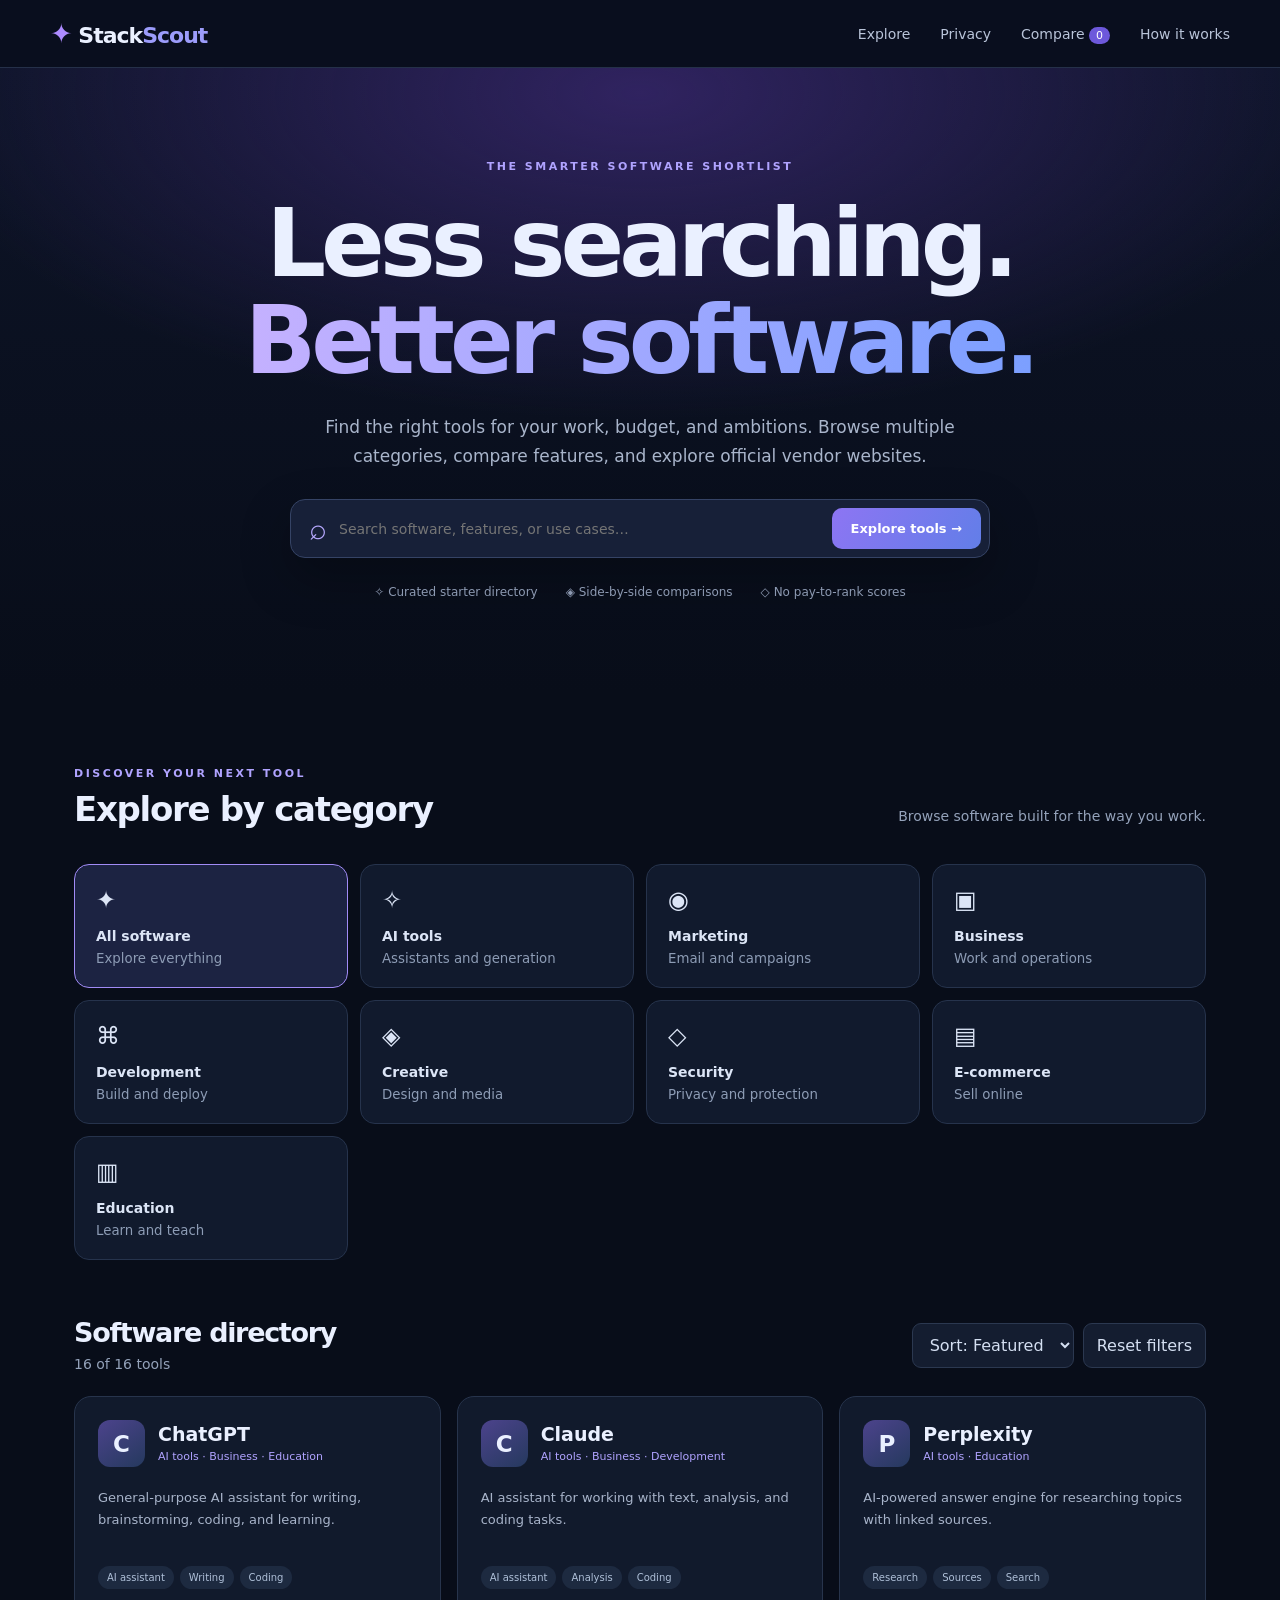
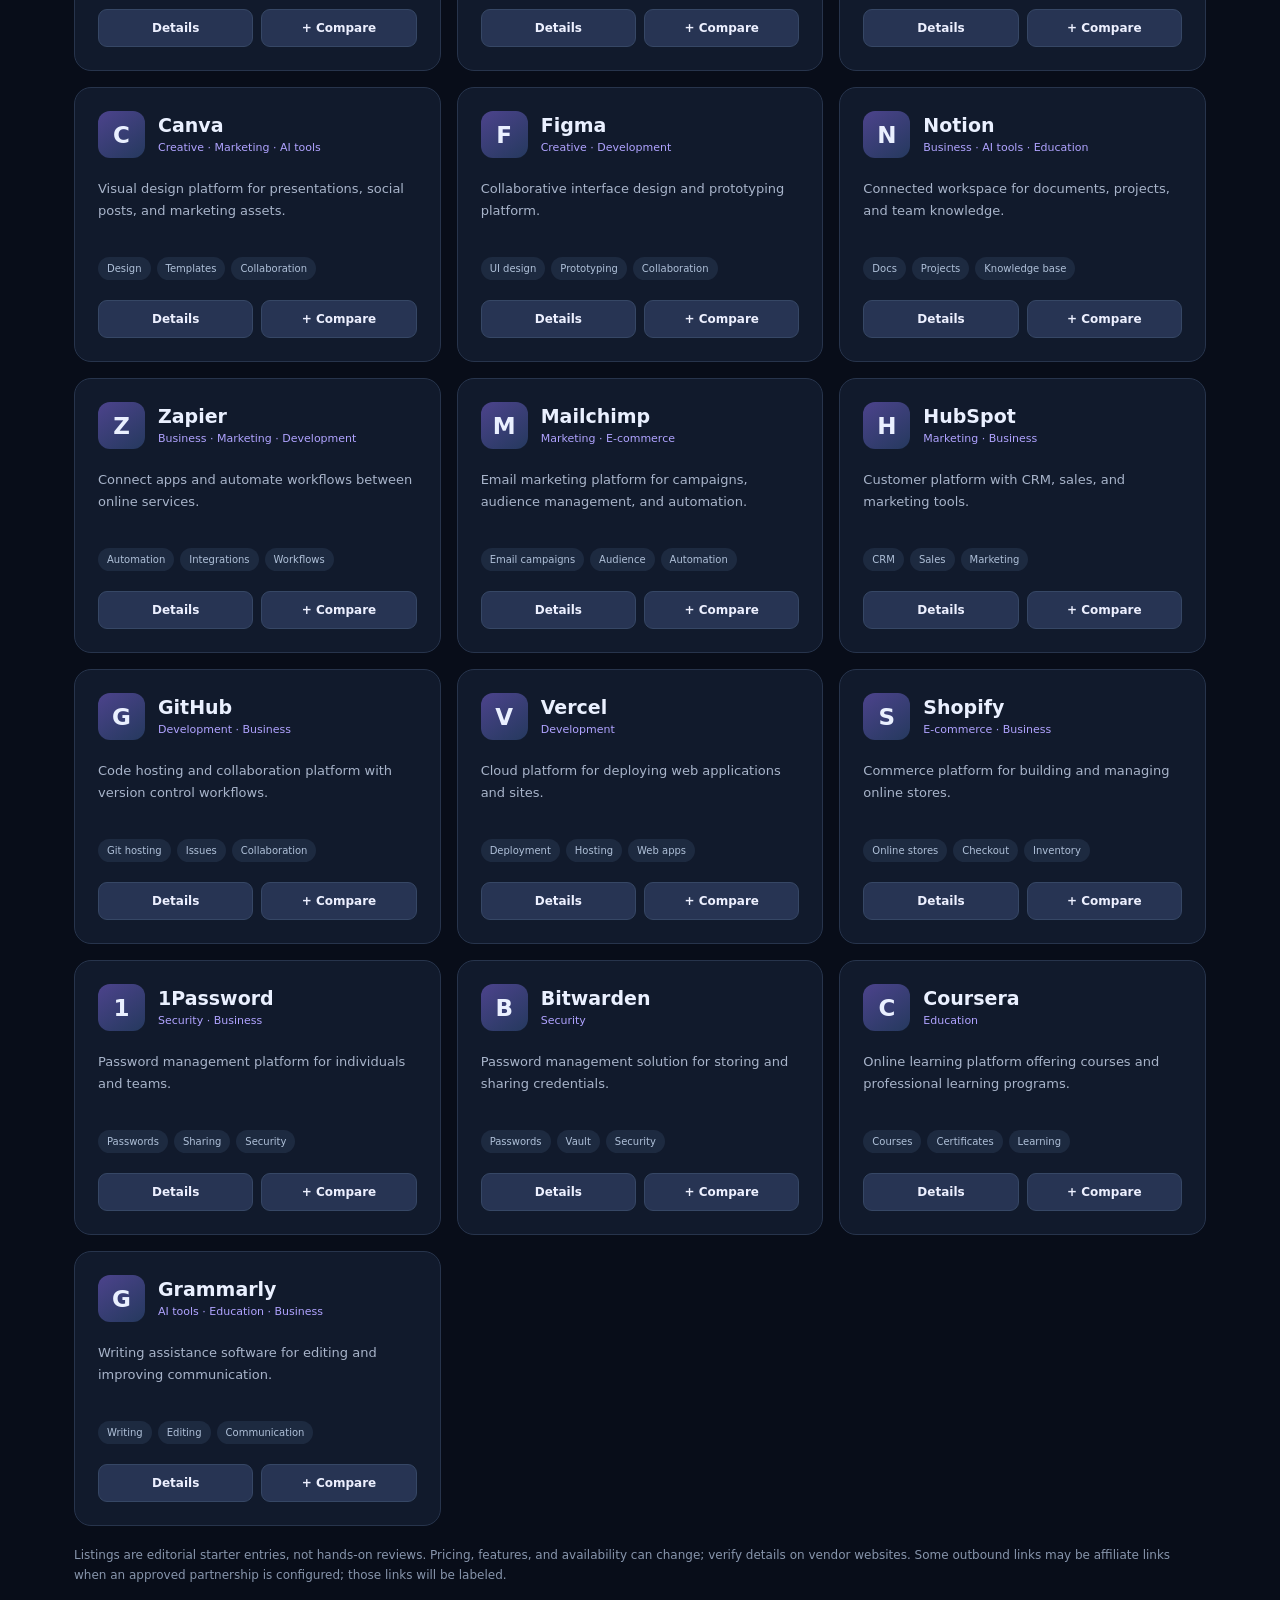
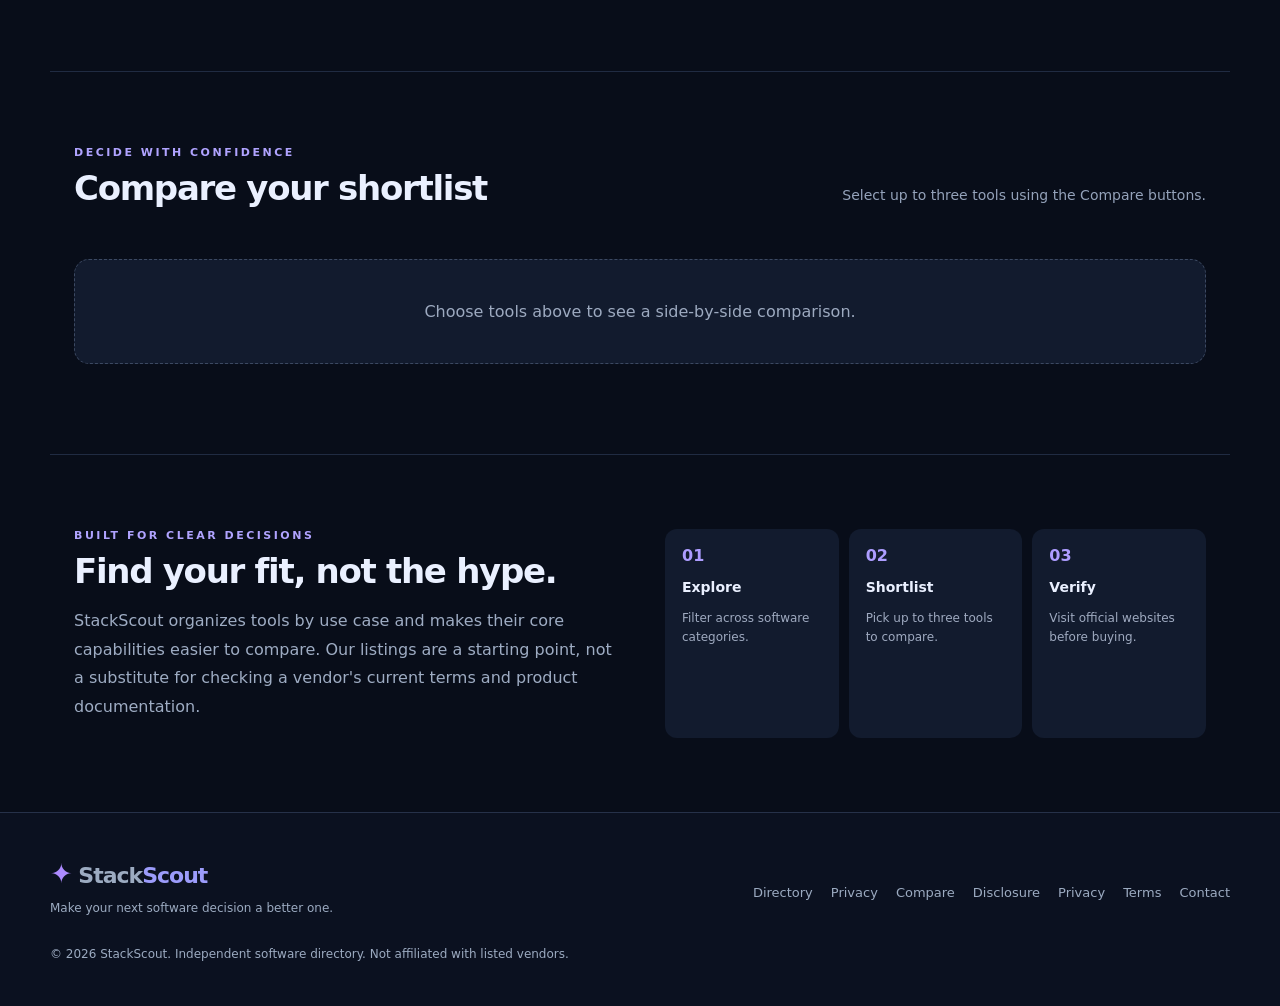
<file: index.html>
<!doctype html><html lang="en"><head><meta charset="utf-8"><meta name="viewport" content="width=device-width,initial-scale=1"><meta name="description" content="StackScout helps you discover and compare software across AI, marketing, business, development, and more."><meta name="theme-color" content="#10152b"><meta property="og:title" content="StackScout — Compare software"><meta property="og:description" content="Explore software by category and compare tools side by side."><meta property="og:type" content="website"><title>StackScout — Find software that fits</title><link rel="stylesheet" href="styles.css"></head><body>
<header class="top"><a class="logo" href="#home" aria-label="StackScout home"><span class="mark">✦</span> Stack<span>Scout</span></a><nav><a href="#explore">Explore</a><a href="privacy.html">Privacy</a><a href="#compare">Compare <span id="count" class="count">0</span></a><a href="#about">How it works</a></nav><button id="menuBtn" class="mobilemenu" aria-label="Toggle navigation">☰</button></header>
<main><section class="hero" id="home"><div class="eyebrow">THE SMARTER SOFTWARE SHORTLIST</div><h1>Less searching.<br><em>Better software.</em></h1><p>Find the right tools for your work, budget, and ambitions. Browse multiple categories, compare features, and explore official vendor websites.</p><div class="searchwrap"><span>⌕</span><input id="search" type="search" placeholder="Search software, features, or use cases…" aria-label="Search tools"><a href="#explore" class="searchbutton">Explore tools →</a></div><div class="trust"><span>✧ Curated starter directory</span><span>◈ Side-by-side comparisons</span><span>◇ No pay-to-rank scores</span></div></section>
<section id="explore" class="section"><div class="sectionhead"><div><div class="eyebrow">DISCOVER YOUR NEXT TOOL</div><h2>Explore by category</h2></div><p>Browse software built for the way you work.</p></div><div id="categories" class="categories"></div><div class="toolbar"><div><h2>Software directory</h2><span id="results" class="muted"></span></div><div class="controls"><label class="sr" for="sort">Sort</label><select id="sort"><option value="featured">Sort: Featured</option><option value="az">Name: A–Z</option><option value="category">Category</option></select><button id="clear" class="ghost">Reset filters</button></div></div><div id="cards" class="cards"></div><p class="disclaimer">Listings are editorial starter entries, not hands-on reviews. Pricing, features, and availability can change; verify details on vendor websites. Some outbound links may be affiliate links when an approved partnership is configured; those links will be labeled.</p></section>
<section id="compare" class="section compare"><div class="sectionhead"><div><div class="eyebrow">DECIDE WITH CONFIDENCE</div><h2>Compare your shortlist</h2></div><p>Select up to three tools using the Compare buttons.</p></div><div id="compareArea" class="compareArea"><p class="empty">Choose tools above to see a side-by-side comparison.</p></div></section>
<section id="about" class="section about"><div><div class="eyebrow">BUILT FOR CLEAR DECISIONS</div><h2>Find your fit, not the hype.</h2><p>StackScout organizes tools by use case and makes their core capabilities easier to compare. Our listings are a starting point, not a substitute for checking a vendor's current terms and product documentation.</p></div><div class="aboutgrid"><article><b>01</b><h3>Explore</h3><p>Filter across software categories.</p></article><article><b>02</b><h3>Shortlist</h3><p>Pick up to three tools to compare.</p></article><article><b>03</b><h3>Verify</h3><p>Visit official websites before buying.</p></article></div></section></main>
<footer><div><a class="logo" href="#home"><span class="mark">✦</span> Stack<span>Scout</span></a><p>Make your next software decision a better one.</p></div><div><a href="#explore">Directory</a><a href="privacy.html">Privacy</a><a href="#compare">Compare</a><button id="disclosureBtn" class="textbtn">Disclosure</button><a href="privacy.html">Privacy</a><a href="terms.html">Terms</a><a href="contact.html">Contact</a></div><small>© <span id="year"></span> StackScout. Independent software directory. Not affiliated with listed vendors.</small></footer>
<dialog id="detail"><button class="close" id="closeDetail" aria-label="Close details">×</button><div id="detailBody"></div></dialog><dialog id="disclosure"><button class="close" id="closeDisclosure" aria-label="Close disclosure">×</button><h2>Editorial & affiliate disclosure</h2><p>StackScout is an independent comparison directory. Some outbound links may be affiliate links, and StackScout may earn a commission if you purchase through them, at no additional cost to you. Affiliate links are labeled as partner links. Listings are not ranked by commission. No sponsored placements are currently configured.</p><p>Tool descriptions are informational summaries. Check the provider's website for current features, pricing, and eligibility.</p></dialog><script src="monetization.js"></script><script src="app.js"></script></body></html>
</file>
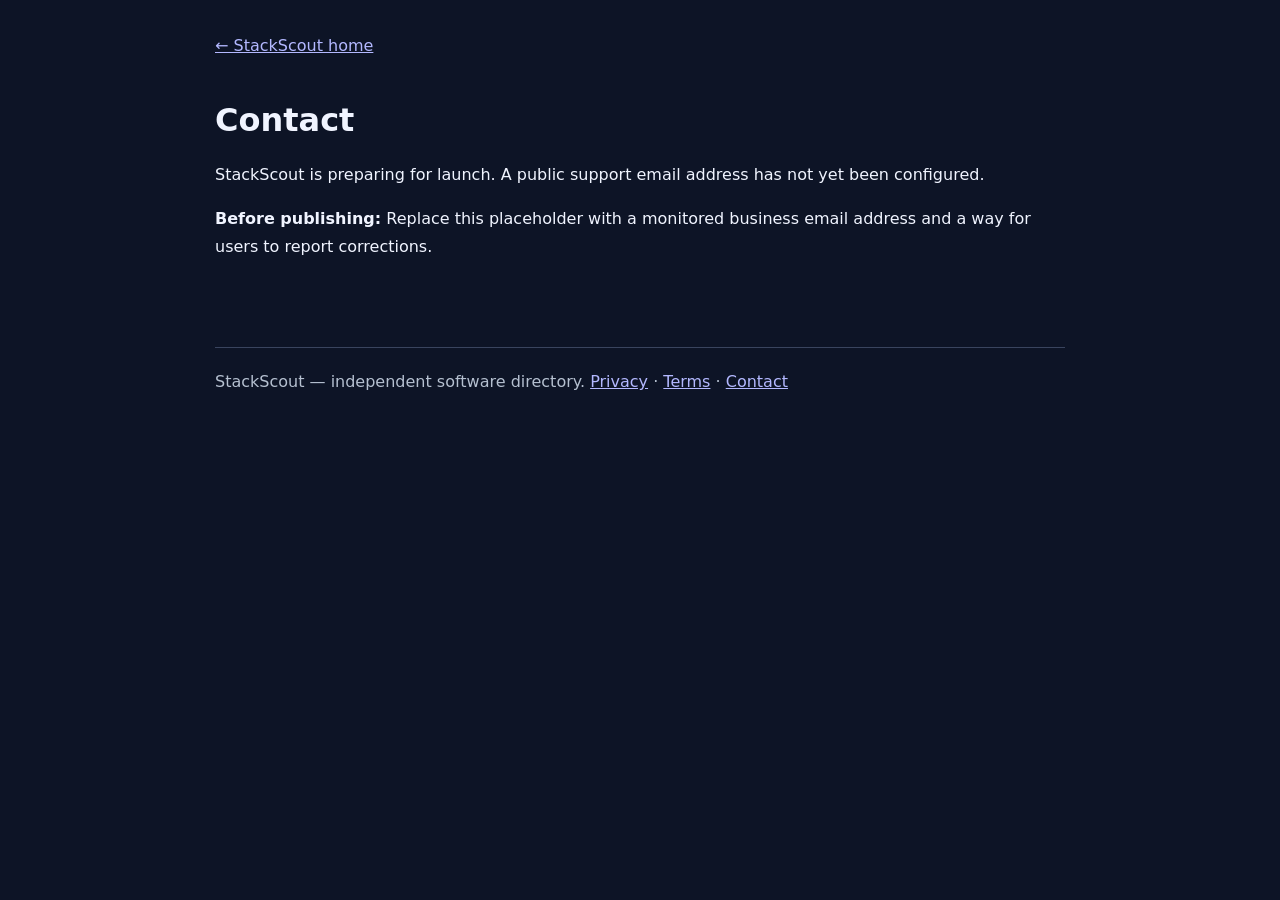
<file: contact.html>
<!doctype html><html lang="en"><head><meta charset="utf-8"><meta name="viewport" content="width=device-width,initial-scale=1"><meta name="robots" content="noindex,follow"><title>Contact | StackScout</title><style>body{font-family:system-ui,sans-serif;background:#0d1426;color:#f0f4ff;max-width:850px;margin:0 auto;padding:32px 20px;line-height:1.75}a{color:#b3b8ff}h1,h2{line-height:1.2}main{padding:20px 0}footer{border-top:1px solid #39445e;padding-top:20px;margin-top:50px;color:#b5c0d0}</style></head><body><header><a href="index.html">← StackScout home</a></header><main><h1>Contact</h1><p>StackScout is preparing for launch. A public support email address has not yet been configured.</p><p><strong>Before publishing:</strong> Replace this placeholder with a monitored business email address and a way for users to report corrections.</p></main><footer>StackScout — independent software directory. <a href="privacy.html">Privacy</a> · <a href="terms.html">Terms</a> · <a href="contact.html">Contact</a></footer></body></html>
</file>
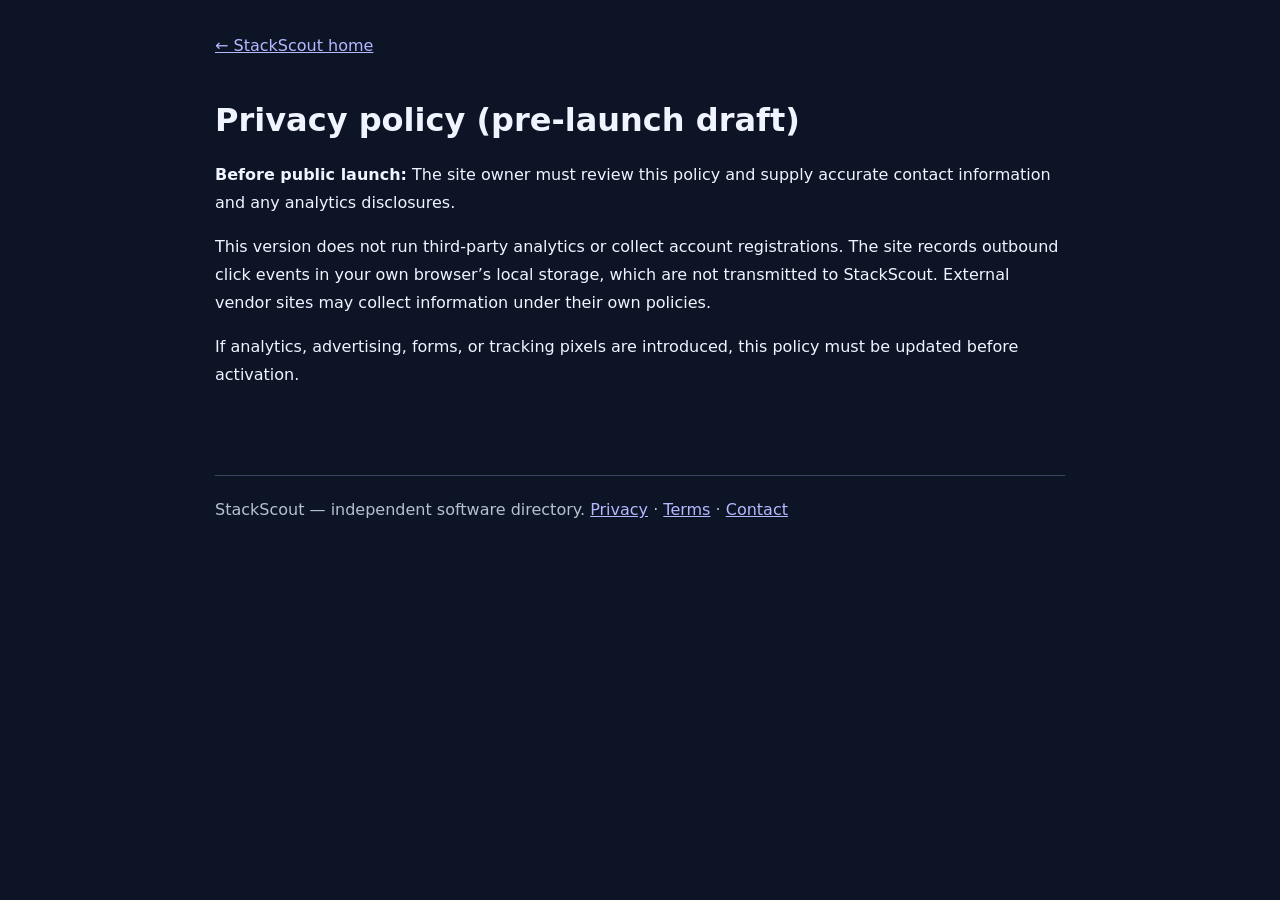
<file: privacy.html>
<!doctype html><html lang="en"><head><meta charset="utf-8"><meta name="viewport" content="width=device-width,initial-scale=1"><meta name="robots" content="noindex,follow"><title>Privacy policy (pre-launch draft) | StackScout</title><style>body{font-family:system-ui,sans-serif;background:#0d1426;color:#f0f4ff;max-width:850px;margin:0 auto;padding:32px 20px;line-height:1.75}a{color:#b3b8ff}h1,h2{line-height:1.2}main{padding:20px 0}footer{border-top:1px solid #39445e;padding-top:20px;margin-top:50px;color:#b5c0d0}</style></head><body><header><a href="index.html">← StackScout home</a></header><main><h1>Privacy policy (pre-launch draft)</h1><p><strong>Before public launch:</strong> The site owner must review this policy and supply accurate contact information and any analytics disclosures.</p><p>This version does not run third-party analytics or collect account registrations. The site records outbound click events in your own browser’s local storage, which are not transmitted to StackScout. External vendor sites may collect information under their own policies.</p><p>If analytics, advertising, forms, or tracking pixels are introduced, this policy must be updated before activation.</p></main><footer>StackScout — independent software directory. <a href="privacy.html">Privacy</a> · <a href="terms.html">Terms</a> · <a href="contact.html">Contact</a></footer></body></html>
</file>
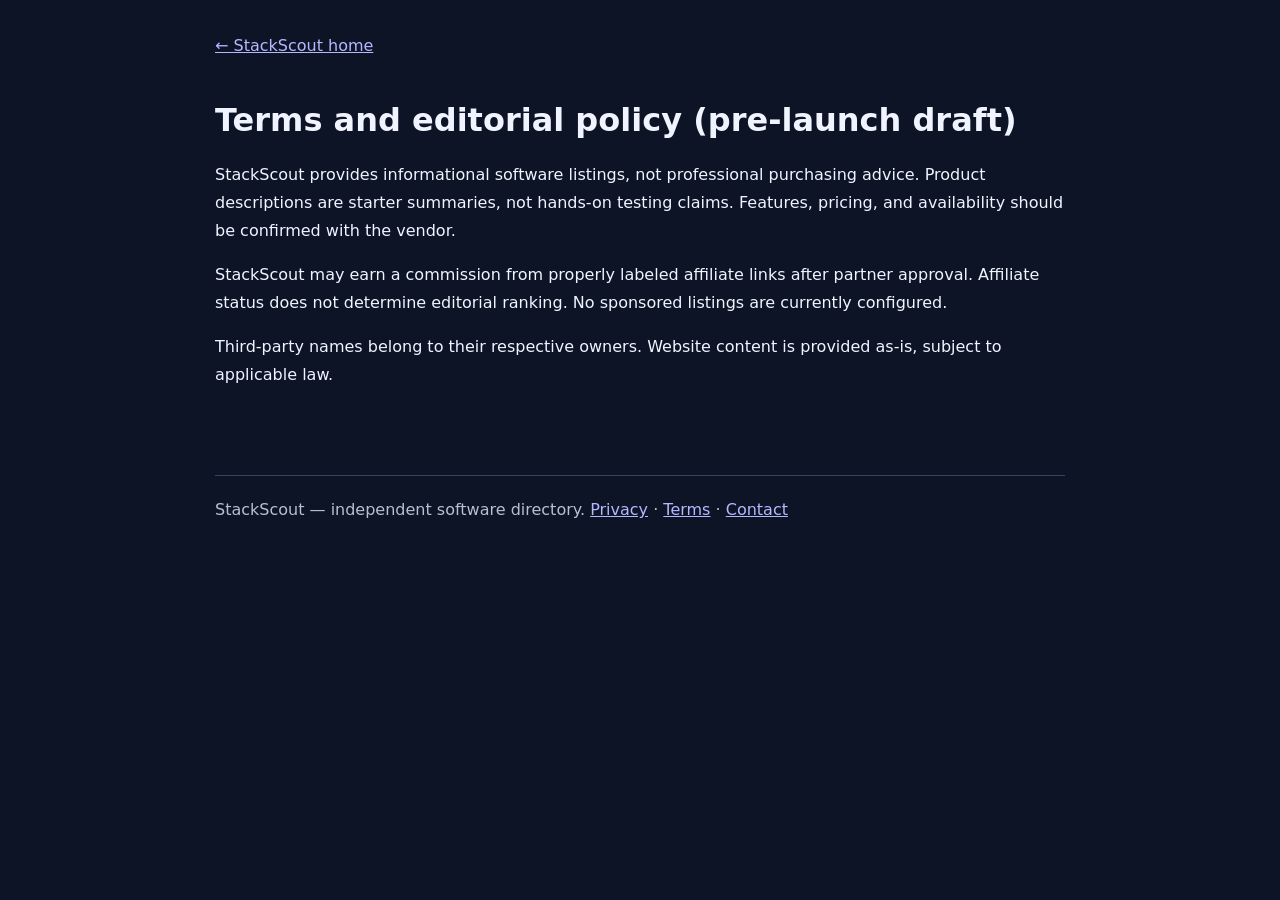
<file: terms.html>
<!doctype html><html lang="en"><head><meta charset="utf-8"><meta name="viewport" content="width=device-width,initial-scale=1"><meta name="robots" content="noindex,follow"><title>Terms and editorial policy (pre-launch draft) | StackScout</title><style>body{font-family:system-ui,sans-serif;background:#0d1426;color:#f0f4ff;max-width:850px;margin:0 auto;padding:32px 20px;line-height:1.75}a{color:#b3b8ff}h1,h2{line-height:1.2}main{padding:20px 0}footer{border-top:1px solid #39445e;padding-top:20px;margin-top:50px;color:#b5c0d0}</style></head><body><header><a href="index.html">← StackScout home</a></header><main><h1>Terms and editorial policy (pre-launch draft)</h1><p>StackScout provides informational software listings, not professional purchasing advice. Product descriptions are starter summaries, not hands-on testing claims. Features, pricing, and availability should be confirmed with the vendor.</p><p>StackScout may earn a commission from properly labeled affiliate links after partner approval. Affiliate status does not determine editorial ranking. No sponsored listings are currently configured.</p><p>Third-party names belong to their respective owners. Website content is provided as-is, subject to applicable law.</p></main><footer>StackScout — independent software directory. <a href="privacy.html">Privacy</a> · <a href="terms.html">Terms</a> · <a href="contact.html">Contact</a></footer></body></html>
</file>
<file: styles.css>
:root{font-family:Inter,ui-sans-serif,system-ui,-apple-system,Segoe UI,sans-serif;color:#eaf0ff;background:#080d19;font-synthesis:none}*{box-sizing:border-box}html{scroll-behavior:smooth}body{margin:0}a{color:inherit;text-decoration:none}button,input,select{font:inherit}button{cursor:pointer}button:focus-visible,a:focus-visible,input:focus-visible,select:focus-visible{outline:2px solid #a99bff;outline-offset:3px}.top{position:sticky;top:0;z-index:20;background:#0a1020ed;backdrop-filter:blur(18px);border-bottom:1px solid #253049;display:flex;align-items:center;justify-content:space-between;padding:18px max(24px,calc((100vw - 1180px)/2))}.logo{font-weight:850;font-size:22px;letter-spacing:-1px}.logo span:not(.mark){color:#9c9cfb}.mark{color:#ad8bff;font-size:27px}.top nav{display:flex;gap:30px;align-items:center;color:#b9c4d9;font-size:14px}.top nav a:hover,footer a:hover{color:white}.count{background:#6d58db;color:white;border-radius:20px;padding:2px 7px;font-size:11px}.mobilemenu{display:none}.hero{text-align:center;max-width:100%;padding:92px 24px 94px;background:radial-gradient(ellipse 60% 55% at 50% 4%,#302360 0,transparent 95%),linear-gradient(#0d1427,#080d19)}.eyebrow{color:#b0a3ff;font-size:11px;font-weight:800;letter-spacing:2.5px}.hero h1{font-size:clamp(48px,7.5vw,94px);line-height:1.03;letter-spacing:-5px;margin:23px 0}.hero em{font-style:normal;background:linear-gradient(95deg,#c5b1ff,#7b9fff);background-clip:text;color:transparent}.hero p{color:#a9b5cb;font-size:17px;line-height:1.7;max-width:630px;margin:0 auto 29px}.searchwrap{margin:auto;max-width:700px;display:flex;align-items:center;background:#172038;border:1px solid #354365;padding:8px 8px 8px 18px;border-radius:15px;gap:10px;box-shadow:0 20px 50px #0004}.searchwrap span{font-size:30px;color:#b7a9ff}.searchwrap input{flex:1;min-width:0;background:transparent;border:0;color:white;outline:none;font-size:14px}.searchbutton,.primary{background:linear-gradient(120deg,#8d75f3,#627ee8);padding:13px 19px;border:0;border-radius:10px;font-weight:750;font-size:13px;color:white}.trust{display:flex;justify-content:center;gap:28px;flex-wrap:wrap;margin-top:27px;color:#8d9ab2;font-size:12px}.section{max-width:1180px;margin:auto;padding:74px 24px}.sectionhead{display:flex;align-items:end;justify-content:space-between;gap:20px;margin-bottom:26px}.sectionhead h2,.toolbar h2,.about h2{font-size:34px;letter-spacing:-1.3px;margin:9px 0}.sectionhead p,.muted{color:#94a2ba;font-size:14px}.categories{display:grid;grid-template-columns:repeat(4,1fr);gap:12px}.category{background:#111a2d;border:1px solid #26334c;text-align:left;border-radius:15px;padding:21px;min-height:110px;color:#dce5f6;transition:.2s}.category:hover,.category.active{border-color:#a18bf6;background:#1c2342}.category .symbol{display:block;font-size:24px;margin-bottom:12px}.category strong{font-size:14px}.category small{display:block;margin-top:6px;color:#8d9cb5}.toolbar{display:flex;justify-content:space-between;align-items:center;gap:12px;margin:57px 0 23px}.toolbar h2{font-size:27px;margin:0 0 6px}.controls{display:flex;gap:9px}.controls select,.ghost{background:#141d30;border:1px solid #2b3850;color:#d4dff1;padding:11px 13px;border-radius:9px}.cards{display:grid;grid-template-columns:repeat(3,1fr);gap:16px}.tool{background:#111a2c;border:1px solid #27344c;border-radius:17px;padding:23px;display:flex;flex-direction:column;min-height:275px}.toolhead{display:flex;gap:13px;align-items:center}.avatar{display:grid;place-items:center;width:47px;height:47px;border-radius:12px;background:linear-gradient(145deg,#4c438c,#25395e);font-size:23px;font-weight:800;flex-shrink:0}.tool h3{margin:0;font-size:19px}.tag{display:inline-block;color:#b0a3ff;font-size:11px;margin-top:5px}.tool p{font-size:13px;color:#a8b4ca;line-height:1.65;flex:1;margin:20px 0}.pills{display:flex;flex-wrap:wrap;gap:6px;margin-bottom:20px}.pill{font-size:10px;color:#afc0d8;background:#1d2a40;border-radius:20px;padding:6px 9px}.toolactions{display:flex;gap:8px}.toolactions button{flex:1;background:#273453;color:#edf0ff;border:1px solid #364765;border-radius:9px;padding:11px;font-size:12px;font-weight:700}.toolactions button:hover{background:#37476b}.toolactions .selected{background:#473c83;border-color:#a18bf6}.disclaimer{font-size:12px;color:#8795ac;line-height:1.6;margin-top:20px}.compare{border-top:1px solid #202b42}.compareArea{overflow-x:auto}.empty{background:#121b2e;border:1px dashed #3c4962;padding:42px 20px;border-radius:15px;text-align:center;color:#9daac0}.comparison{width:100%;border-collapse:collapse;min-width:540px}.comparison th,.comparison td{text-align:left;border-bottom:1px solid #2c3850;padding:17px;font-size:13px;vertical-align:top}.comparison th{color:#c2b8ff}.comparison td:first-child{color:#91a0ba;width:140px}.comparison a{color:#b2a6ff;text-decoration:underline}.comparetools{display:flex;justify-content:flex-end;margin:10px 0 20px}.about{display:grid;grid-template-columns:1fr 1fr;gap:50px;border-top:1px solid #202b42}.about>div>p{color:#9eacc3;line-height:1.8}.aboutgrid{display:grid;grid-template-columns:repeat(3,1fr);gap:10px}.aboutgrid article{background:#121b2e;border-radius:12px;padding:17px}.aboutgrid b{color:#ad9dff}.aboutgrid h3{font-size:14px}.aboutgrid p{font-size:12px;color:#9faac0;line-height:1.6}footer{background:#0b1120;border-top:1px solid #263149;padding:45px max(24px,calc((100vw - 1180px)/2));display:flex;justify-content:space-between;gap:20px;flex-wrap:wrap;color:#9cabc1}footer p,footer small{font-size:12px}footer>div:nth-child(2){display:flex;gap:18px;align-items:center;font-size:13px}.textbtn{border:0;background:none;color:inherit;padding:0}dialog{background:#131d31;color:#ecf1ff;border:1px solid #44506b;border-radius:16px;padding:32px;max-width:min(560px,90vw);box-shadow:0 25px 90px #000b}dialog::backdrop{background:#030712c9}dialog p{color:#adbbd0;line-height:1.75}.close{position:absolute;right:15px;top:12px;background:transparent;border:0;color:white;font-size:27px}.detailmeta{display:flex;gap:7px;flex-wrap:wrap;margin:15px 0}.detailmeta span{background:#25324d;border-radius:15px;padding:6px 10px;font-size:12px}.sr{position:absolute;left:-9999px}@media(max-width:850px){.categories{grid-template-columns:repeat(2,1fr)}.cards{grid-template-columns:repeat(2,1fr)}.about{grid-template-columns:1fr}.hero h1{letter-spacing:-2px}}@media(max-width:580px){.top{padding:16px}.top nav{gap:13px;font-size:12px}.hero{padding:65px 18px}.hero p{font-size:14px}.searchwrap{flex-wrap:wrap}.searchwrap input{flex-basis:75%}.searchbutton{width:100%}.section{padding:54px 16px}.sectionhead{display:block}.categories{gap:8px}.category{padding:15px}.cards{grid-template-columns:1fr}.toolbar{align-items:start;flex-direction:column}.controls{width:100%}.controls select,.controls button{flex:1}.aboutgrid{grid-template-columns:1fr 1fr}.trust{gap:12px}.hero h1{font-size:50px}}
.top nav.open{display:flex}@media(max-width:580px){.top nav{display:none;position:absolute;top:62px;left:0;right:0;background:#10182a;padding:18px;flex-direction:column;align-items:start;border-bottom:1px solid #2b3850}.mobilemenu{display:block;background:transparent;border:1px solid #34415a;border-radius:8px;color:#fff;padding:7px 11px}}.primary{display:inline-block;margin-top:10px}.toolactions button:focus-visible,.category:focus-visible{outline:2px solid #b0a3ff;outline-offset:2px}
</file>
